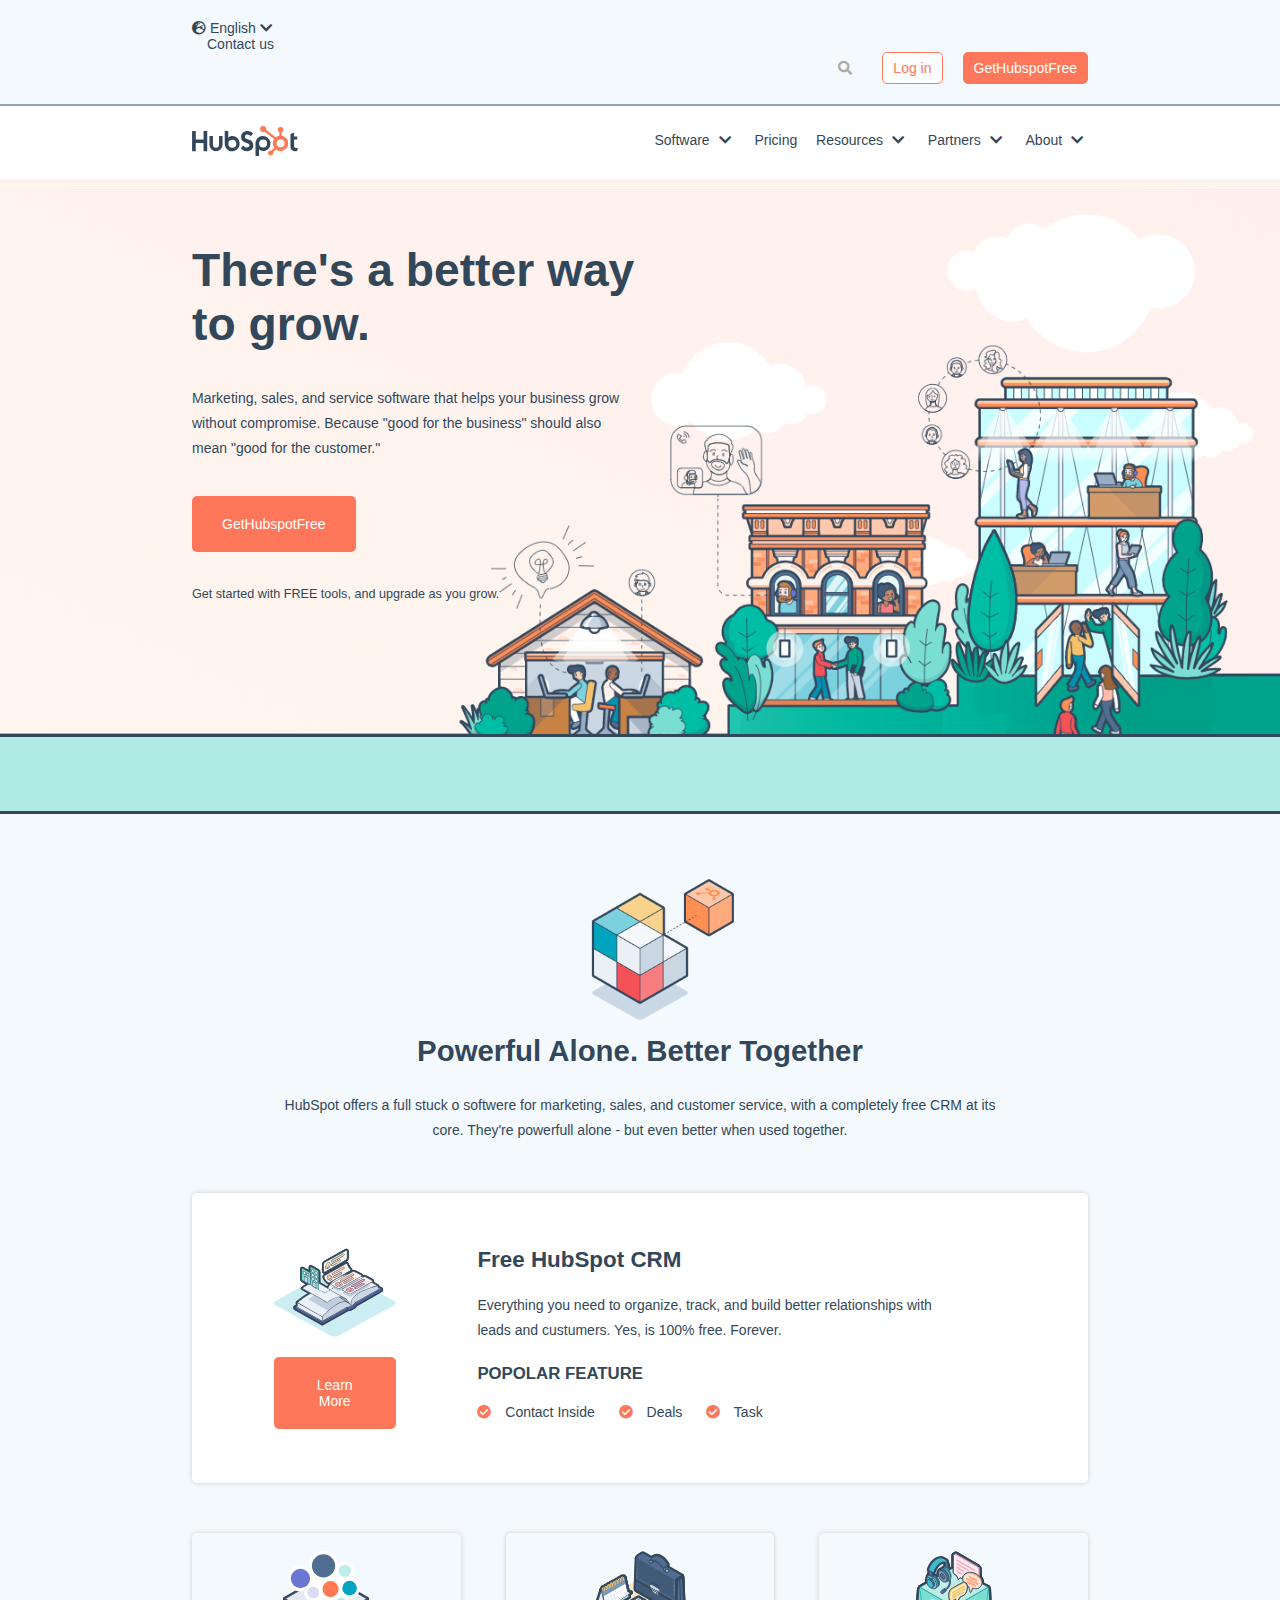
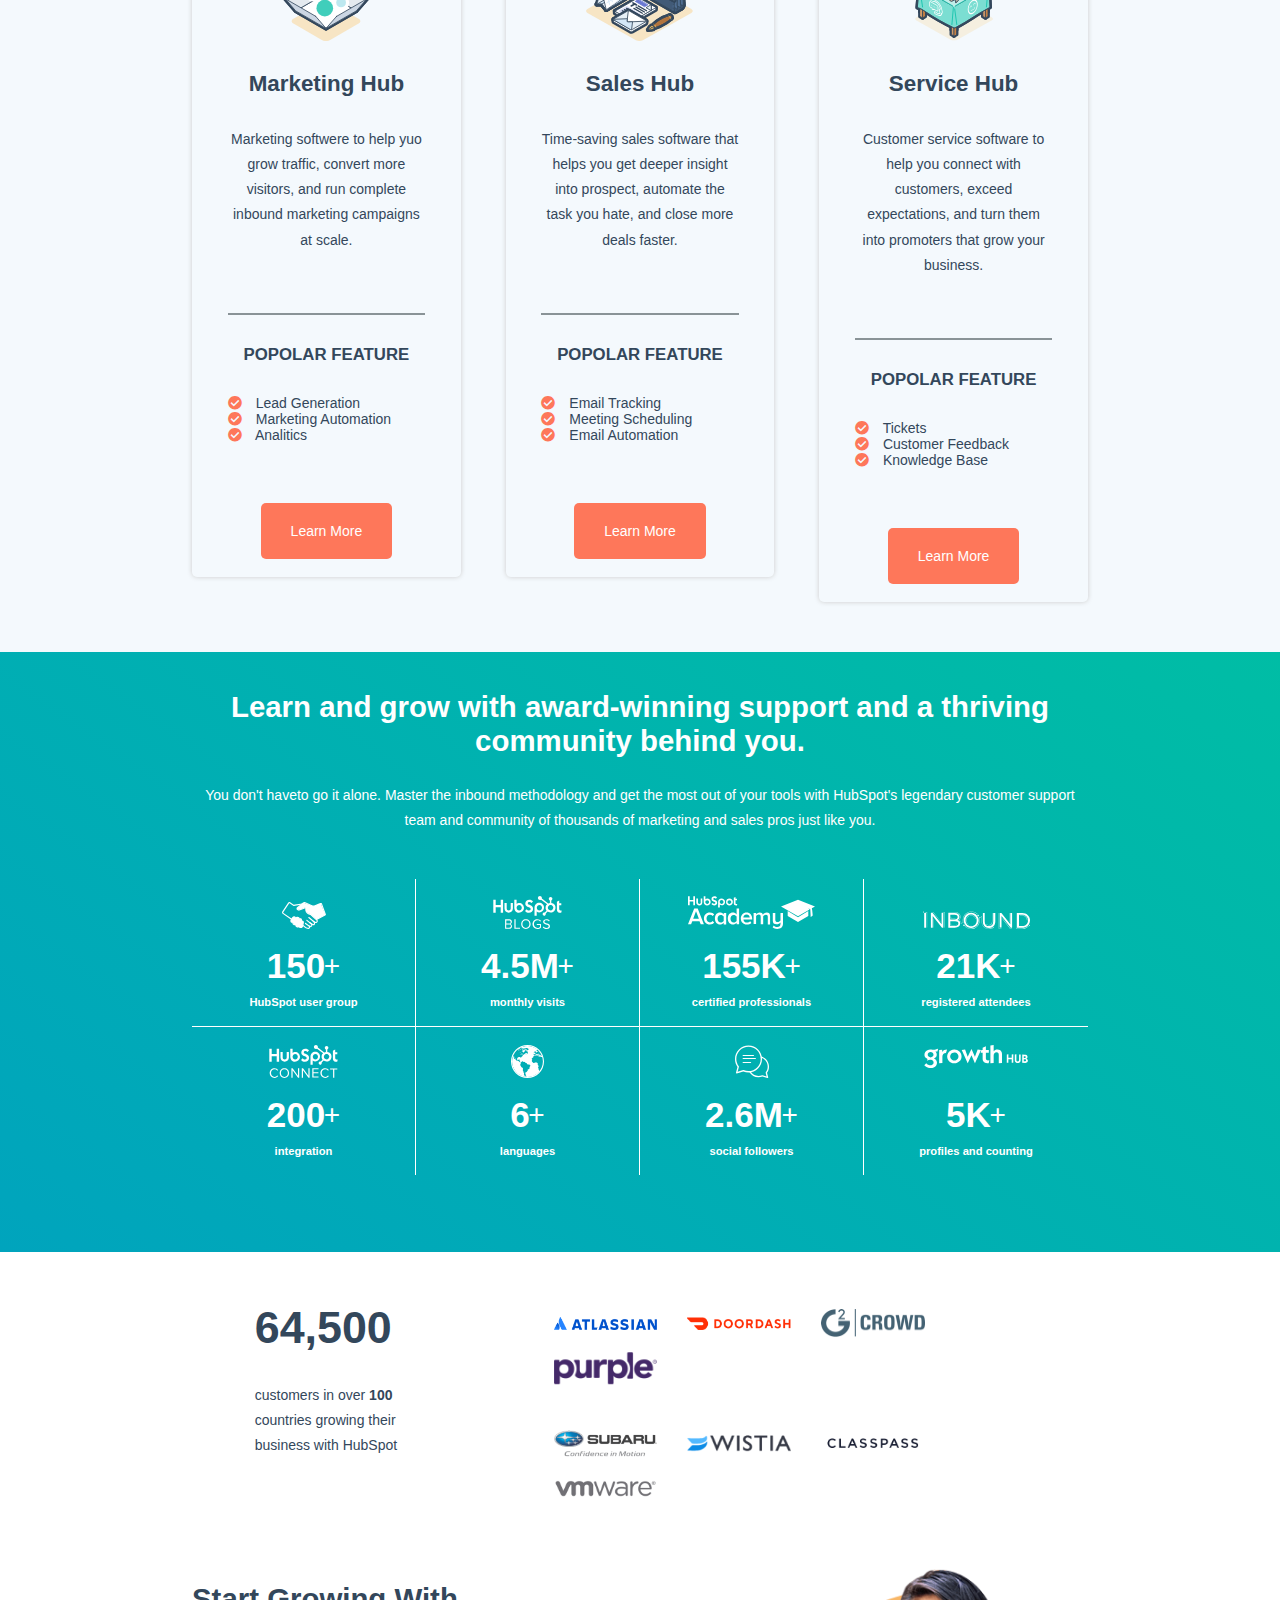
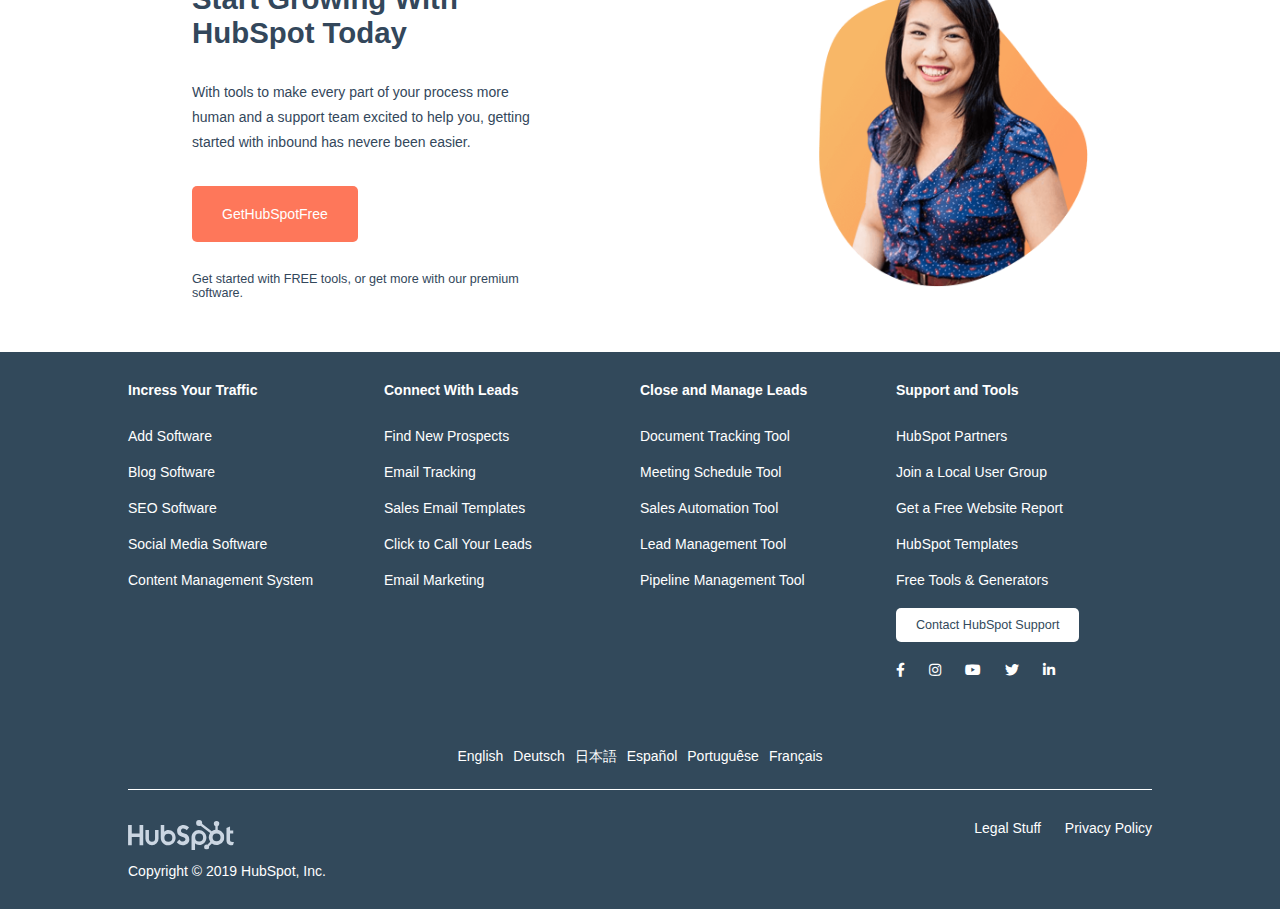
<file: index.html>
<!DOCTYPE html>
<html>
  <head>
    <meta charset="utf-8">
    <title>HubSpot</title>
    <link rel="stylesheet" href="https://cdnjs.cloudflare.com/ajax/libs/font-awesome/5.15.2/css/all.min.css">
    <link rel="shortcut icon" href="https://www.hubspot.com/hubfs/HubSpot_Logos/HubSpot-Inversed-Favicon.png">
    <link rel="stylesheet" href="css/style.css">
  </head>
  <body>
    <header>
      <div class="header-fixed">
      <!-- button panel -->
        <div class="button-header row">
          <div class="header-leng-contact row">
            <div class="header-leng">
              <i class="fas fa-globe-europe"></i>
              English
              <i class="fas fa-chevron-down"></i>
            </div>
            <div class="contact">
              <a href="#">Contact us</a>
            </div>
          </div>
          <div class="button-search row">
            <a href="#" class="page-button">GetHubspotFree</a>
            <a href="#" class="page-button login-button">Log in</a>
            <div class="search-cont">
              <i class="fas fa-search"></i>
            </div>
          </div>
        </div>
        <!-- nav menu -->
        <nav class="row">
          <div class="f-left">
            <a href="#"><img src="img/logo.svg" alt="logo"></a>
          </div>
          <div class="nav-menu">
            <ul>
              <li>
                Software
                <i class="fas fa-chevron-down"></i>
              </li>
              <li>
                <a href="#">Pricing</a>
              </li>
              <li>
                Resources
                <i class="fas fa-chevron-down"></i>
              </li>
              <li>
                Partners
                <i class="fas fa-chevron-down"></i>
              </li>
              <li>
                About <i class="fas fa-chevron-down"></i>
              </li>
            </ul>
          </div>
        </nav>
      </div>
    </header>
    <main>
      <!-- jumbo -->
      <section>
        <div class="jumbo">
          <div class="jumbo-box">
            <div class="jumbo-title">
              <h2>There's a better way to grow.</h2>
            </div>
            <div>
              <p>
                Marketing, sales, and service software that helps your business grow without compromise. Because "good for the business" should also mean "good for the customer."
              </p>
            </div>
            <div>
              <a href="#" class="page-button">GetHubspotFree</a>
            </div>
            <div class="box-end-text">
              Get started with FREE tools, and upgrade as you grow.
            </div>
          </div>
          <div class="jumbo-bottom"></div>
        </div>
      </section>
      <!-- mid-up section -->
      <section class="page-padding">
        <div class="mid-up">
          <div class="mid-up-img-cont"></div>
          <div class="mid-up-title">
            <h3>Powerful Alone. Better Together</h3>
          </div>
          <div class="mid-up-text">
            <p>
              HubSpot offers a full stuck o softwere for marketing, sales, and customer service, with a completely free CRM at its core. They're powerfull alone - but even better when used together.
            </p>
          </div>
        </div>
      </section>
      <!-- crm hub section -->
      <section class="page-padding">
        <!-- crm -->
        <div class="crm-details-cont row">
          <div class="crm-box-1">
            <div class="crm-img-cont"></div>
            <div class="crm-button">
              <a href="#" class="page-button">Learn More</a>
            </div>
          </div>
          <div class="crm-box-2">
            <div class="crm-hub-title">
              <h4>Free HubSpot CRM</h4>
            </div>
            <div class="crm-text">
              <p>
                Everything you need to organize, track, and build better relationships with leads and custumers. Yes, is 100% free. Forever.
              </p>
            </div>
            <div class="hub-subtitle row">
              popolar feature
            </div>
            <div class="crm-list">
              <ul>
                <li>
                  <i class="fas fa-check-circle"></i>
                  Contact Inside
                </li>
                <li>
                  <i class="fas fa-check-circle"></i>
                  Deals
                </li>
                <li>
                  <i class="fas fa-check-circle"></i>
                  Task
                </li>
              </ul>
            </div>
          </div>
        </div>
        <!-- hub -->
        <div class="hub-wrapper row">
          <!-- hub 1 -->
          <div class="hub-cont">
            <div class="hub-img-1"></div>
            <div class="crm-hub-title">
              <h4>Marketing Hub</h4>
            </div>
            <div class="hub-text">
              <p>
                Marketing softwere to help yuo grow traffic, convert more visitors, and run complete inbound marketing campaigns at scale.
              </p>
            </div>
            <div class="hub-subtitle">
              popolar feature
            </div>
            <div class="hub-list">
              <ul>
                <li>
                  <i class="fas fa-check-circle"></i>
                  Lead Generation
                </li>
                <li>
                  <i class="fas fa-check-circle"></i>
                  Marketing Automation
                </li>
                <li>
                  <i class="fas fa-check-circle"></i>
                  Analitics
                </li>
              </ul>
            </div>
            <a href="#" class="page-button">Learn More</a>
          </div>
          <!-- hub 2 -->
          <div class="hub-cont">
            <div class="hub-img-2"></div>
            <div class="crm-hub-title">
              <h4>Sales Hub</h4>
            </div>
            <div class="hub-text">
              <p>
                Time-saving sales software that helps you get deeper insight into prospect, automate the task you hate, and close more deals faster.
              </p>
            </div>
            <div class="hub-subtitle">
              popolar feature
            </div>
            <div class="hub-list">
              <ul>
                <li>
                  <i class="fas fa-check-circle"></i>
                  Email Tracking
                </li>
                <li>
                  <i class="fas fa-check-circle"></i>
                  Meeting Scheduling
                </li>
                <li>
                  <i class="fas fa-check-circle"></i>
                  Email Automation
                </li>
              </ul>
            </div>
            <a href="#" class="page-button">Learn More</a>
          </div>
          <!-- hub 3 -->
          <div class="hub-cont">
            <div class="hub-img-3"></div>
            <div class="crm-hub-title">
              <h4>Service Hub</h4>
            </div>
            <div class="hub-text">
              <p>
              Customer service software to help you connect with customers, exceed expectations, and turn them into promoters that grow your business.
              </p>
            </div>
            <div class="hub-subtitle">
              popolar feature
            </div>
            <div class="hub-list">
              <ul>
                <li>
                  <i class="fas fa-check-circle"></i>
                  Tickets
                </li>
                <li>
                  <i class="fas fa-check-circle"></i>
                  Customer Feedback
                </li>
                <li>
                  <i class="fas fa-check-circle"></i>
                  Knowledge Base
                </li>
              </ul>
            </div>
            <a href="#" class="page-button">Learn More</a>
          </div>
        </div>
      </section>
      <!-- community section -->
      <section class="community">
        <div class="community-cont">
          <h3>
            Learn and grow with award-winning support and a thriving community behind you.
          </h3>
          <div class="community-text">
            <p>
              You don't haveto go it alone. Master the inbound methodology and get the most out of your tools with HubSpot's legendary customer support team and community of thousands of marketing and sales pros just like you.
            </p>
          </div>
          <!-- community-cont-1 -->
          <div class="community-cont-1 row">
            <!-- HubSpot user group -->
            <div class="community-box">
              <div class="community-box-img">
                <img src="img/homepage_community_agency.svg" alt="growth hub logo">
              </div>
              <div class="community-box-value">
                150
              </div>
              <div class="community-box-text">
                HubSpot user group
              </div>
            </div>
            <!-- monthly visits -->
            <div class="community-box">
              <div class="community-box-img">
                <img src="img/homepage_community_blog.svg" alt="community">
              </div>
              <div class="community-box-value">
                4.5M
              </div>
              <div class="community-box-text">
                monthly visits
              </div>
            </div>
            <!-- certified professionals -->
            <div class="community-box">
              <div class="community-box-img">
                <img src="img/homepage_community_academy.svg" alt="growth hub logo">
              </div>
              <div class="community-box-value">
                155K
              </div>
              <div class="community-box-text">
                certified professionals
              </div>
            </div>
            <!-- registered attendees -->
            <div class="community-box">
              <div class="community-box-img">
                <img src="img/homepage_community_inbound.svg" alt="growth hub logo">
              </div>
              <div class="community-box-value">
                21K
              </div>
              <div class="community-box-text">
                registered attendees
              </div>
            </div>
          </div>
          <!-- community-cont-2 -->
          <div class="community-cont-2 row">
            <div class="community-box">
              <div class="community-box-img">
                <img src="img/homepage_community_connect.svg" alt="growth hub logo">
              </div>
              <div class="community-box-value">
                200
              </div>
              <div class="community-box-text">
                integration
              </div>
            </div>
            <div class="community-box">
              <div class="community-box-img">
                <img src="img/homepage_community_globe.svg" alt="growth hub logo">
              </div>
              <div class="community-box-value">
                6
              </div>
              <div class="community-box-text">
                languages
              </div>
            </div>
            <div class="community-box">
              <div class="community-box-img">
                <img src="img/homepage_community_followers.svg" alt="growth hub logo">
              </div>
              <div class="community-box-value">
                2.6M
              </div>
              <div class="community-box-text">
                social followers
              </div>
            </div>
            <div class="community-box">
              <div class="community-box-img">
                <img src="img/growthhub-white-small-1.svg" alt="growth hub logo">
              </div>
              <div class="community-box-value">
                5K
              </div>
              <div class="community-box-text">
                profiles and counting
              </div>
            </div>
          </div>
        </div>
      </section>
      <!-- mid-down section-->
      <section class="mid-down">
        <div class="partner-cont-up row">
          <div class="partner-text-cont">
            <div class="partner-title">
              64,500
            </div>
            <div class="partner-text">
              <p>
                customers in over <strong>100</strong> countries growing their business with HubSpot
              </p>
            </div>
          </div>
          <div class="partner-logo-wrapper">
            <div class="partner-logo-cont-1 row">
              <div class="partner-logo">
                <div class="absolute-center">
                  <img src="img/atlassian.png" alt="">
                </div>
              </div>
              <div class="partner-logo">
                <div class="absolute-center">
                  <img src="img/doordash.png" alt="">
                </div>
              </div>
              <div class="partner-logo">
                <div class="absolute-center">
                  <img src="img/g2crowd-logo@2x.png" alt="">
                </div>
              </div>
              <div class="partner-logo">
                <div class="absolute-center">
                  <img src="img/purple-logo@2x.png" alt="">
                </div>
              </div>
            </div>
            <div class="partner-logo-cont-2 row">
              <div class="partner-logo">
                <div class="absolute-center">
                  <img src="img/subaru.png" alt="">
                </div>
              </div>
              <div class="partner-logo">
                <div class="absolute-center">
                  <img src="img/wistia.png" alt="">
                </div>
              </div>
              <div class="partner-logo">
                <div class="absolute-center">
                  <img src="img/classpass.png" alt="">
                </div>
              </div>
              <div class="partner-logo">
                <div class="absolute-center">
                  <img src="img/vmware.png" alt="">
                </div>
              </div>
            </div>
          </div>
        </div>
        <div class="partner-cont-bottom row">
          <div class="partner-box">
            <h3>Start Growing With HubSpot Today</h3>
            <div>
              <p>With tools to make every part of your process more human and a support team excited to help you, getting started with inbound has nevere been easier.</p>
            </div>
            <div>
              <a href="#" class="page-button">GetHubSpotFree</a>
            </div>
            <div class="box-end-text">
              Get started with FREE tools, or get more with our premium software.
            </div>
          </div>
          <div class="partner-image-cont"></div>
        </div>
      </section>
    </main>
    <!-- footer -->
    <footer>
      <div class="row">
        <div class="footer-item">
          <ul>
            <li><a href="#">Incress Your Traffic</a></li>
            <li><a href="#">Add Software</a></li>
            <li><a href="#">Blog Software</a></li>
            <li><a href="#">SEO Software</a></li>
            <li><a href="#">Social Media Software</a></li>
            <li><a href="#">Content Management System</a></li>
          </ul>
        </div>
        <div class="footer-item">
          <ul>
            <li><a href="#">Connect With Leads</a></li>
            <li><a href="#">Find New Prospects</a></li>
            <li><a href="#">Email Tracking</a></li>
            <li><a href="#">Sales Email Templates</a></li>
            <li><a href="#">Click to Call Your Leads</a></li>
            <li><a href="#">Email Marketing</a></li>
          </ul>
        </div>
        <div class="footer-item">
          <ul>
            <li><a href="#">Close and Manage Leads</a></li>
            <li><a href="#">Document Tracking Tool</a></li>
            <li><a href="#">Meeting Schedule Tool</a></li>
            <li><a href="#">Sales Automation Tool</a></li>
            <li><a href="#">Lead Management Tool</a></li>
            <li><a href="#">Pipeline Management Tool</a></li>
          </ul>
        </div>
        <div class="footer-item">
          <ul>
            <li><a href="#">Support and Tools</a></li>
            <li><a href="#">HubSpot Partners</a></li>
            <li><a href="#">Join a Local User Group</a></li>
            <li><a href="#">Get a Free Website Report</a></li>
            <li><a href="#">HubSpot Templates</a></li>
            <li><a href="#">Free Tools & Generators</a></li>
            <li><a href="#" class="footer-button">Contact HubSpot Support</a></li>
            <li>
              <a href="https://it-it.facebook.com/hubspot/" target="_blank"><i class="fab fa-facebook-f"></i></a>
              <a href="https://www.instagram.com/hubspot/" target="_blank"><i class="fab fa-instagram"></i></a>
              <a href="https://www.youtube.com/user/HubSpot" target="_blank"><i class="fab fa-youtube"></i></a>
              <a href="https://twitter.com/hubspot" target="_blank"><i class="fab fa-twitter"></i></a>
              <a href="https://it.linkedin.com/company/hubspot" target="_blank"><i class="fab fa-linkedin-in"></i></a>
            </li>
          </ul>
        </div>
      </div>
      <div class="footer-leng">
        <div class="leng-text-cont row">
          <div class="leng-cont">
            English
          </div>
          <div class="leng-cont">
            Deutsch
          </div>
          <div class="leng-cont">
            日本語
          </div>
          <div class="leng-cont">
            Español
          </div>
          <div class="leng-cont">
            Portuguêse
          </div>
          <div class="leng-cont">
            Franҫais
          </div>
        </div>
      </div>
      <div class="footer-bottom row">
        <div class="f-left">
          <div class="footer-logo-cont">
            <a href="#"><img src="img/logo_gray.svg" alt="logo alt"></a>
          </div>
          <div class="copy-text">
            Copyright &copy 2019 HubSpot, Inc.
          </div>
        </div>
        <div class="policy f-right">
          <a href="#">Legal Stuff</a>
          <a href="#">Privacy Policy</a>
        </div>
      </div>
    </footer>
  </body>
</html>
</file>
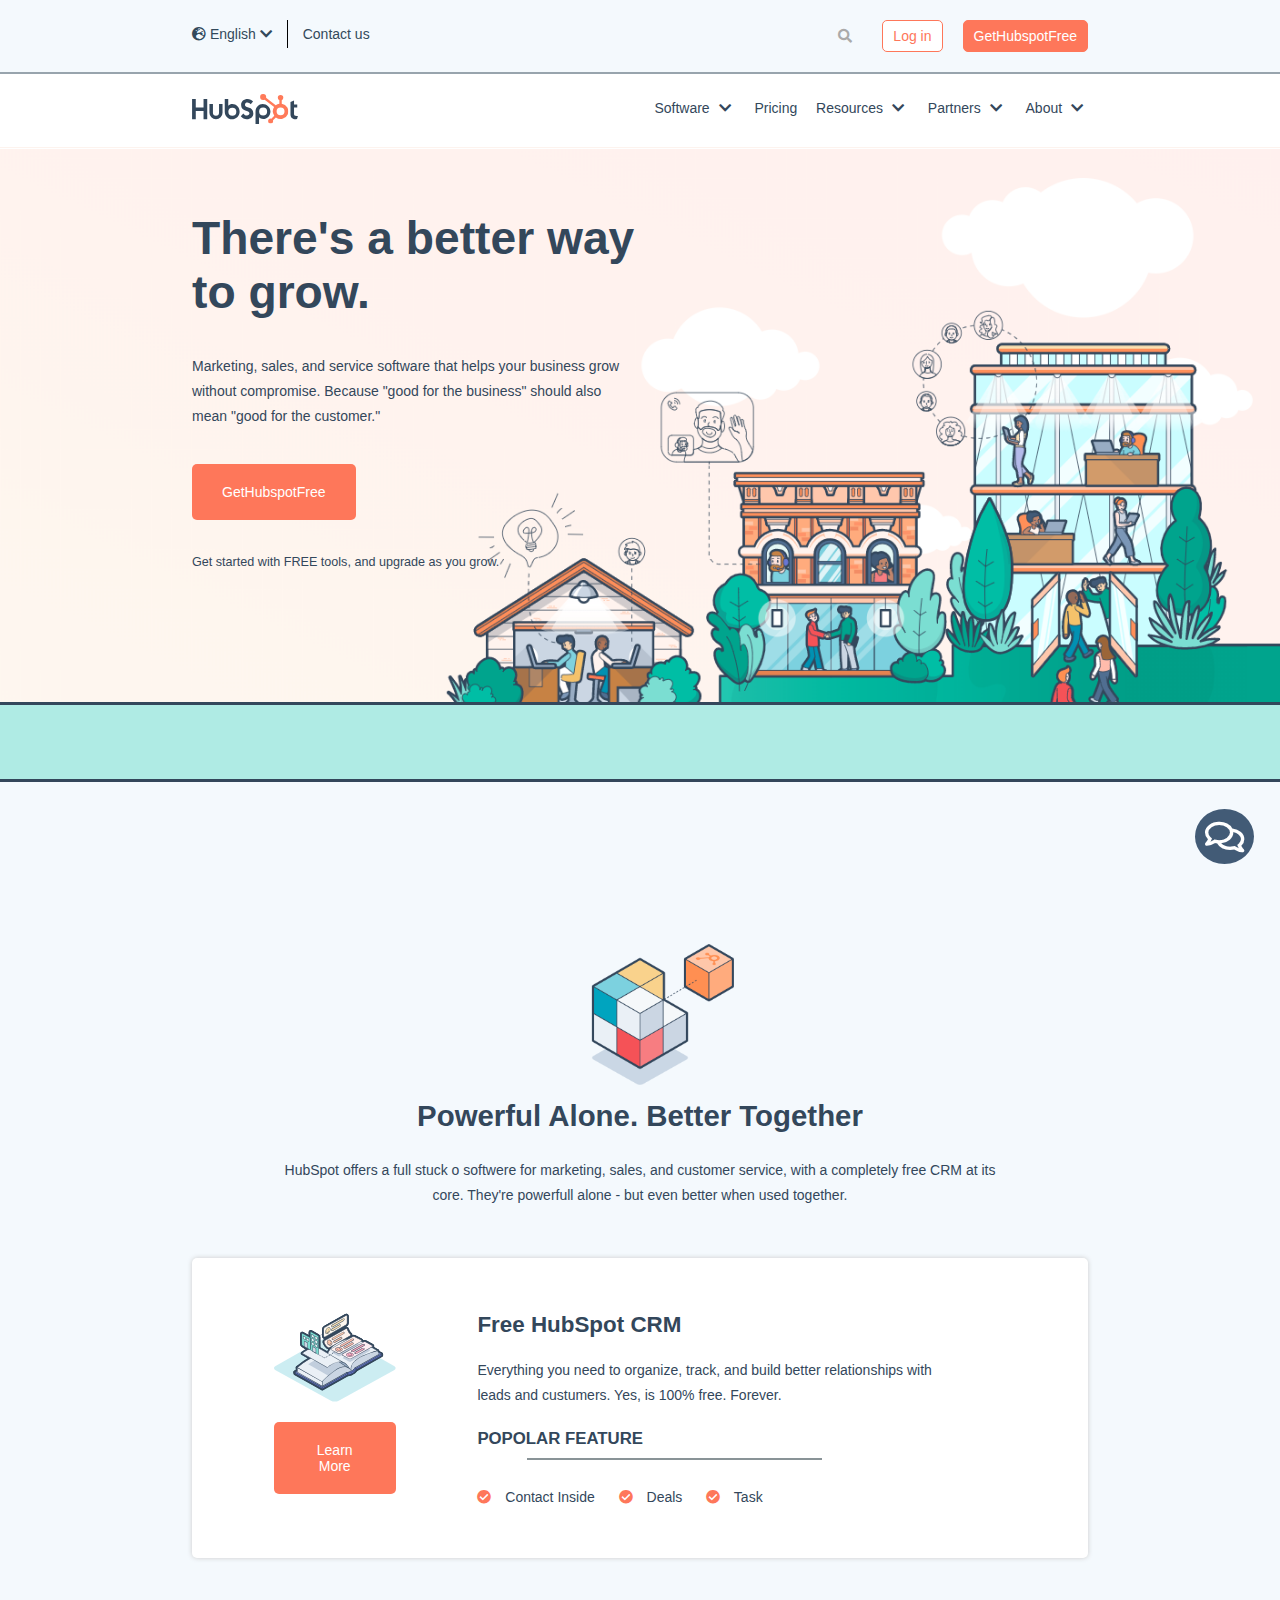
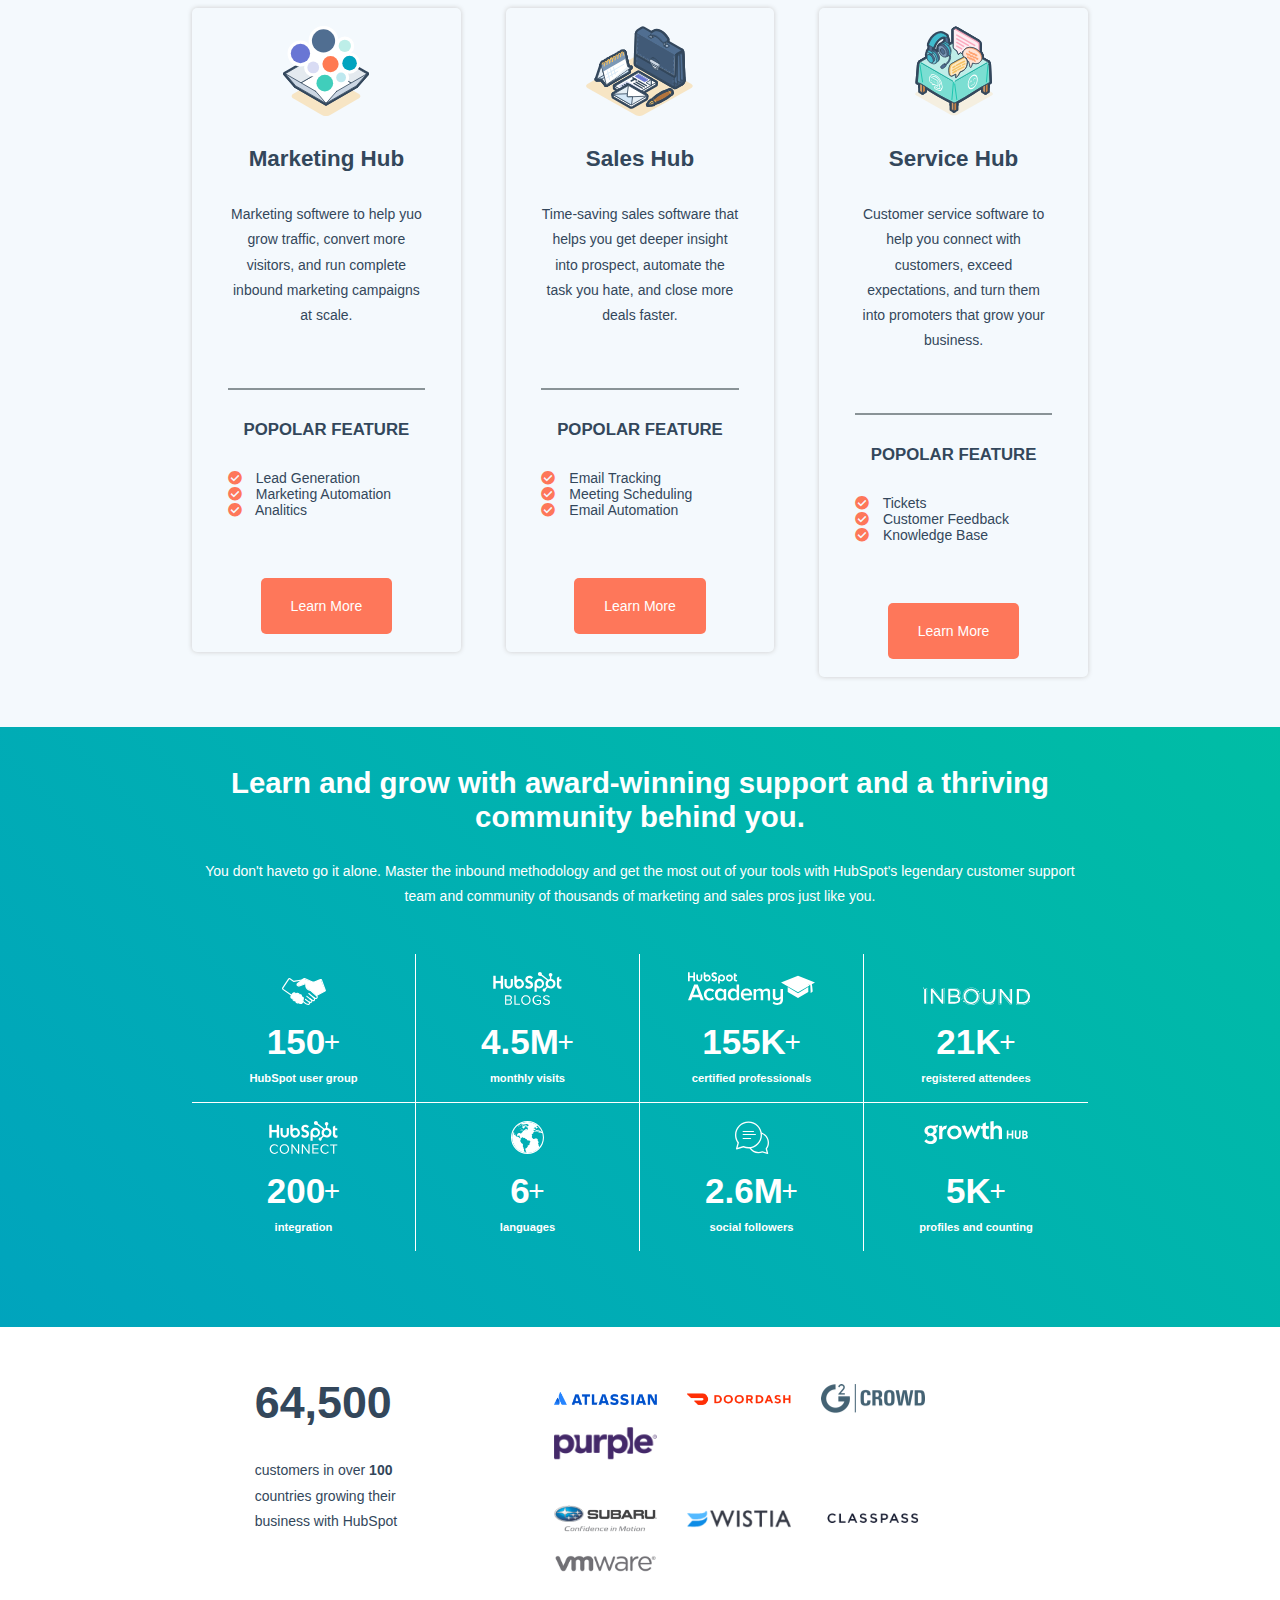
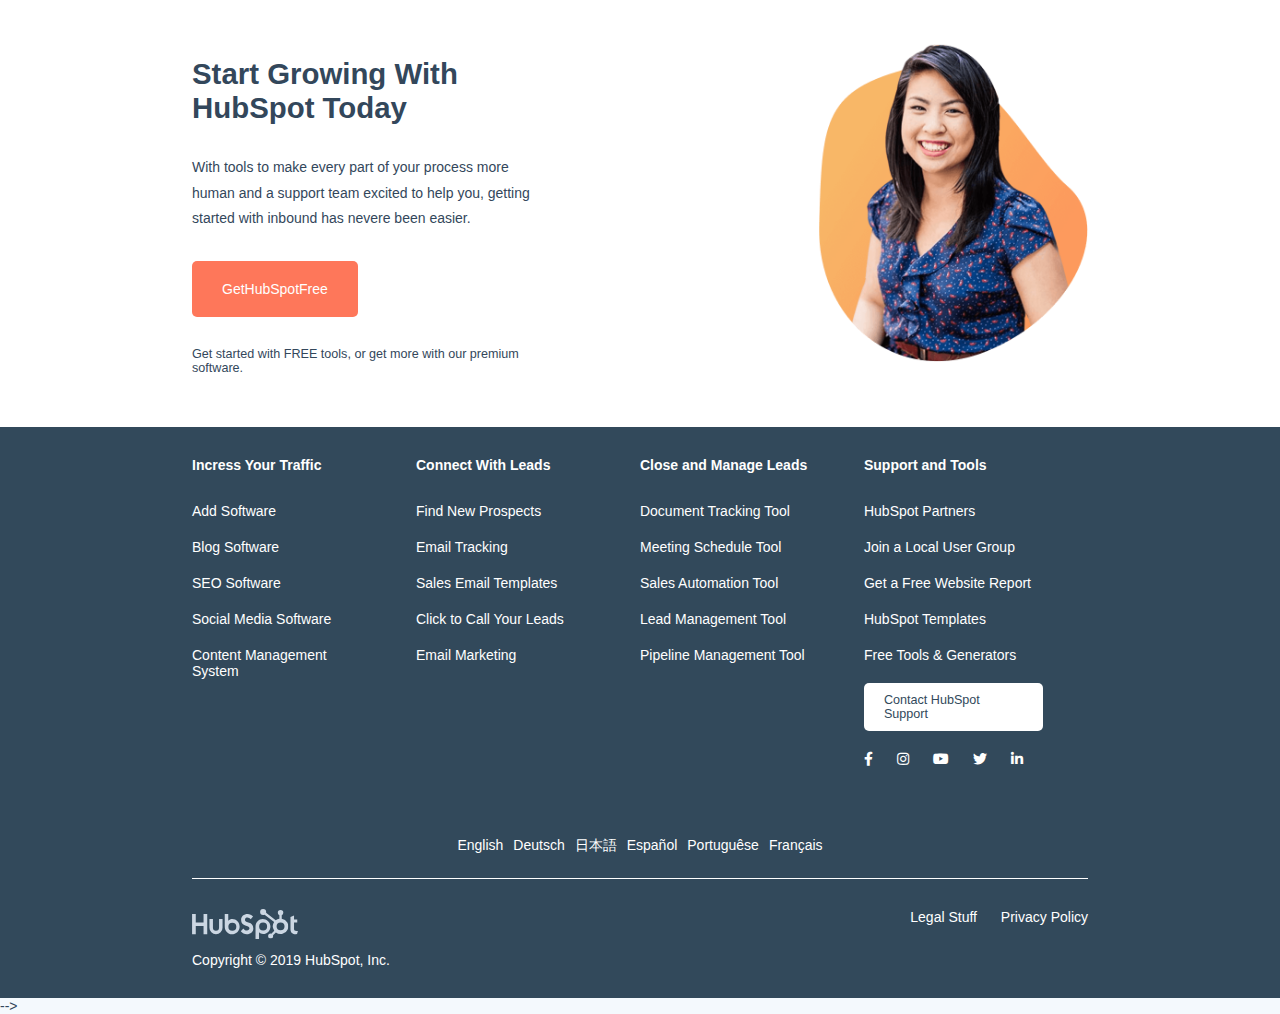
<file: bonus/index.html>
<!DOCTYPE html>
<html>
  <head>
    <meta charset="utf-8">
    <title>HubSpot</title>
    <link rel="stylesheet" href="https://cdnjs.cloudflare.com/ajax/libs/font-awesome/5.15.2/css/all.min.css">
    <link rel="shortcut icon" href="https://www.hubspot.com/hubfs/HubSpot_Logos/HubSpot-Inversed-Favicon.png">
    <link rel="stylesheet" href="css/style.css">
    <link rel="stylesheet" href="css/bonus.css">
  </head>
  <body>
    <header>
      <div class="header-fixed">
      <!-- button panel -->
        <div class="button-header row">
          <div class="header-leng-contact row">
            <div class="header-leng">
              <i class="fas fa-globe-europe"></i>
              English
              <i class="fas fa-chevron-down"></i>
            </div>
            <div class="contact">
              <a href="#">Contact us</a>
            </div>
          </div>
          <div class="button-search row">
            <a href="#" class="page-button">GetHubspotFree</a>
            <a href="#" class="page-button login-button">Log in</a>
            <div class="search-cont">
              <i class="fas fa-search"></i>
            </div>
          </div>
        </div>
        <!-- nav menu -->
        <nav class="row">
          <div class="f-left">
            <a href="#"><img src="img/logo.svg" alt="logo"></a>
          </div>
          <div class="nav-menu">
            <ul>
              <li>
                Software
                <i class="fas fa-chevron-down"></i>
                <!-- bonus -->
                <div class="software-dropdown row">
                  <div class="dropdown-box-cont-1">
                    <div class="dropdown-box">
                      <div class="dropdown-title">
                        <h4>The Full CRM Platform</h4>
                      </div>
                      <div class="dropdown-text">
                        <a href="#">Overwiew of all products &#8594;</a>
                      </div>
                    </div>
                    <div class="dropdown-box">
                      <div class="dropdown-title">
                        <h4>Free CRM</h4>
                      </div>
                      <div class="dropdown-text">
                        <a href="#">Overwiew of HubSpot's free tool &#8594;</a>
                      </div>
                    </div>
                  </div>
                  <div class="dropdown-box-cont-2">
                    <div class="dropdown-row row">
                      <div class="dropdown-box">
                        <div class="dropdown-title">
                          <h4>
                            Marketing Hub
                            <i class="fas fa-bolt"></i>
                          </h4>
                        </div>
                        <div class="dropdown-text">
                          <p>
                            Marketing automation software. <a href="#">Free and premium plan &#8594;</a>
                          </p>
                        </div>
                      </div>
                      <div class="dropdown-box">
                        <div class="dropdown-title">
                          <h4>
                            Sales Hub
                            <i class="fas fa-star"></i>
                          </h4>
                        </div>
                        <div class="dropdown-text">
                          <p>
                            Sales CRM software.
                            <a href="#">Free and premium plan &#8594;</a>
                          </p>
                        </div>
                      </div>
                    </div>
                    <div class="dropdown-row row">
                      <div class="dropdown-box">
                        <div class="dropdown-title">
                          <h4>
                            Service Hub
                            <i class="fas fa-heart"></i>
                          </h4>
                        </div>
                        <div class="dropdown-text">
                          <p>
                            Customer service software.
                            <a href="#">Free and premium plan &#8594;</a>
                          </p>
                        </div>
                      </div>
                      <div class="dropdown-box">
                        <div class="dropdown-title">
                          <div class="dropdown-title-inline">
                            <h4>
                              CMS Hub
                              <i class="fas fa-book-open"></i>
                            </h4>
                          </div>
                          <span class="new">NEW</span>
                        </div>
                        <div class="dropdown-text">
                          <p>
                            Content management system software.
                            <a href="#">Premium plan &#8594;</a>
                          </p>
                        </div>
                      </div>
                    </div>
                  </div>
                </div>
              <!-- /bonus -->
              </li>
              <li>
                <a href="#">Pricing</a>
              </li>
              <li>
                Resources
                <i class="fas fa-chevron-down"></i>
              </li>
              <li>
                Partners
                <i class="fas fa-chevron-down"></i>
              </li>
              <li>
                About <i class="fas fa-chevron-down"></i>
              </li>
            </ul>
          </div>
        </nav>
      </div>
    </header>
    <main>
      <!-- jumbo -->
      <section>
        <div class="jumbo">
          <div class="jumbo-box">
            <div class="jumbo-title">
              <h2>There's a better way to grow.</h2>
            </div>
            <div>
              <p>
                Marketing, sales, and service software that helps your business grow without compromise. Because "good for the business" should also mean "good for the customer."
              </p>
            </div>
            <div>
              <a href="#" class="page-button">GetHubspotFree</a>
            </div>
            <div class="box-end-text">
              Get started with FREE tools, and upgrade as you grow.
            </div>
          </div>
          <div class="jumbo-bottom"></div>
        </div>
      </section>
      <!-- mid-up section -->
      <section class="page-padding">
        <div class="mid-up">
          <div class="mid-up-img-cont"></div>
          <div class="mid-up-title">
            <h3>Powerful Alone. Better Together</h3>
          </div>
          <div class="mid-up-text">
            <p>
              HubSpot offers a full stuck o softwere for marketing, sales, and customer service, with a completely free CRM at its core. They're powerfull alone - but even better when used together.
            </p>
          </div>
        </div>
      </section>
      <!-- crm hub section -->
      <section class="page-padding">
        <!-- crm -->
        <div class="crm-details-cont row">
          <div class="crm-box-1">
            <div class="crm-img-cont"></div>
            <div class="crm-button">
              <a href="#" class="page-button">Learn More</a>
            </div>
          </div>
          <div class="crm-box-2">
            <div class="crm-hub-title">
              <h4>Free HubSpot CRM</h4>
            </div>
            <div class="crm-text">
              <p>
                Everything you need to organize, track, and build better relationships with leads and custumers. Yes, is 100% free. Forever.
              </p>
            </div>
            <div class="hub-subtitle row">
              popolar feature
            </div>
            <div class="crm-list">
              <ul>
                <li>
                  <i class="fas fa-check-circle"></i>
                  Contact Inside
                </li>
                <li>
                  <i class="fas fa-check-circle"></i>
                  Deals
                </li>
                <li>
                  <i class="fas fa-check-circle"></i>
                  Task
                </li>
              </ul>
            </div>
          </div>
        </div>
        <!-- hub -->
        <div class="hub-wrapper row">
          <!-- hub 1 -->
          <div class="hub-cont">
            <div class="hub-img-1"></div>
            <div class="crm-hub-title">
              <h4>Marketing Hub</h4>
            </div>
            <div class="hub-text">
              <p>
                Marketing softwere to help yuo grow traffic, convert more visitors, and run complete inbound marketing campaigns at scale.
              </p>
            </div>
            <div class="hub-subtitle">
              popolar feature
            </div>
            <div class="hub-list">
              <ul>
                <li>
                  <i class="fas fa-check-circle"></i>
                  Lead Generation
                </li>
                <li>
                  <i class="fas fa-check-circle"></i>
                  Marketing Automation
                </li>
                <li>
                  <i class="fas fa-check-circle"></i>
                  Analitics
                </li>
              </ul>
            </div>
            <a href="#" class="page-button">Learn More</a>
          </div>
          <!-- hub 2 -->
          <div class="hub-cont">
            <div class="hub-img-2"></div>
            <div class="crm-hub-title">
              <h4>Sales Hub</h4>
            </div>
            <div class="hub-text">
              <p>
                Time-saving sales software that helps you get deeper insight into prospect, automate the task you hate, and close more deals faster.
              </p>
            </div>
            <div class="hub-subtitle">
              popolar feature
            </div>
            <div class="hub-list">
              <ul>
                <li>
                  <i class="fas fa-check-circle"></i>
                  Email Tracking
                </li>
                <li>
                  <i class="fas fa-check-circle"></i>
                  Meeting Scheduling
                </li>
                <li>
                  <i class="fas fa-check-circle"></i>
                  Email Automation
                </li>
              </ul>
            </div>
            <a href="#" class="page-button">Learn More</a>
          </div>
          <!-- hub 3 -->
          <div class="hub-cont">
            <div class="hub-img-3"></div>
            <div class="crm-hub-title">
              <h4>Service Hub</h4>
            </div>
            <div class="hub-text">
              <p>
              Customer service software to help you connect with customers, exceed expectations, and turn them into promoters that grow your business.
              </p>
            </div>
            <div class="hub-subtitle">
              popolar feature
            </div>
            <div class="hub-list">
              <ul>
                <li>
                  <i class="fas fa-check-circle"></i>
                  Tickets
                </li>
                <li>
                  <i class="fas fa-check-circle"></i>
                  Customer Feedback
                </li>
                <li>
                  <i class="fas fa-check-circle"></i>
                  Knowledge Base
                </li>
              </ul>
            </div>
            <a href="#" class="page-button">Learn More</a>
          </div>
        </div>
      </section>
      <!-- community section -->
      <section class="community">
        <div class="community-cont">
          <h3>
            Learn and grow with award-winning support and a thriving community behind you.
          </h3>
          <div class="community-text">
            <p>
              You don't haveto go it alone. Master the inbound methodology and get the most out of your tools with HubSpot's legendary customer support team and community of thousands of marketing and sales pros just like you.
            </p>
          </div>
          <!-- community-cont-1 -->
          <div class="community-cont-1 row">
            <!-- HubSpot user group -->
            <div class="community-box">
              <div class="community-box-img">
                <img src="img/homepage_community_agency.svg" alt="growth hub logo">
              </div>
              <div class="community-box-value">
                150
              </div>
              <div class="community-box-text">
                HubSpot user group
              </div>
            </div>
            <!-- monthly visits -->
            <div class="community-box">
              <div class="community-box-img">
                <img src="img/homepage_community_blog.svg" alt="community">
              </div>
              <div class="community-box-value">
                4.5M
              </div>
              <div class="community-box-text">
                monthly visits
              </div>
            </div>
            <!-- certified professionals -->
            <div class="community-box">
              <div class="community-box-img">
                <img src="img/homepage_community_academy.svg" alt="growth hub logo">
              </div>
              <div class="community-box-value">
                155K
              </div>
              <div class="community-box-text">
                certified professionals
              </div>
            </div>
            <!-- registered attendees -->
            <div class="community-box">
              <div class="community-box-img">
                <img src="img/homepage_community_inbound.svg" alt="growth hub logo">
              </div>
              <div class="community-box-value">
                21K
              </div>
              <div class="community-box-text">
                registered attendees
              </div>
            </div>
          </div>
          <!-- community-cont-2 -->
          <div class="community-cont-2 row">
            <div class="community-box">
              <div class="community-box-img">
                <img src="img/homepage_community_connect.svg" alt="growth hub logo">
              </div>
              <div class="community-box-value">
                200
              </div>
              <div class="community-box-text">
                integration
              </div>
            </div>
            <div class="community-box">
              <div class="community-box-img">
                <img src="img/homepage_community_globe.svg" alt="growth hub logo">
              </div>
              <div class="community-box-value">
                6
              </div>
              <div class="community-box-text">
                languages
              </div>
            </div>
            <div class="community-box">
              <div class="community-box-img">
                <img src="img/homepage_community_followers.svg" alt="growth hub logo">
              </div>
              <div class="community-box-value">
                2.6M
              </div>
              <div class="community-box-text">
                social followers
              </div>
            </div>
            <div class="community-box">
              <div class="community-box-img">
                <img src="img/growthhub-white-small-1.svg" alt="growth hub logo">
              </div>
              <div class="community-box-value">
                5K
              </div>
              <div class="community-box-text">
                profiles and counting
              </div>
            </div>
          </div>
        </div>
      </section>
      <!-- mid-down section-->
      <section class="mid-down">
        <div class="partner-cont-up row">
          <div class="partner-text-cont">
            <div class="partner-title">
              64,500
            </div>
            <div class="partner-text">
              <p>
                customers in over <strong>100</strong> countries growing their business with HubSpot
              </p>
            </div>
          </div>
          <div class="partner-logo-wrapper">
            <div class="partner-logo-cont-1 row">
              <div class="partner-logo">
                <div class="absolute-center">
                  <img src="img/atlassian.png" alt="">
                </div>
              </div>
              <div class="partner-logo">
                <div class="absolute-center">
                  <img src="img/doordash.png" alt="">
                </div>
              </div>
              <div class="partner-logo">
                <div class="absolute-center">
                  <img src="img/g2crowd-logo@2x.png" alt="">
                </div>
              </div>
              <div class="partner-logo">
                <div class="absolute-center">
                  <img src="img/purple-logo@2x.png" alt="">
                </div>
              </div>
            </div>
            <div class="partner-logo-cont-2 row">
              <div class="partner-logo">
                <div class="absolute-center">
                  <img src="img/subaru.png" alt="">
                </div>
              </div>
              <div class="partner-logo">
                <div class="absolute-center">
                  <img src="img/wistia.png" alt="">
                </div>
              </div>
              <div class="partner-logo">
                <div class="absolute-center">
                  <img src="img/classpass.png" alt="">
                </div>
              </div>
              <div class="partner-logo">
                <div class="absolute-center">
                  <img src="img/vmware.png" alt="">
                </div>
              </div>
            </div>
          </div>
        </div>
        <div class="partner-cont-bottom row">
          <div class="partner-box">
            <h3>Start Growing With HubSpot Today</h3>
            <div>
              <p>With tools to make every part of your process more human and a support team excited to help you, getting started with inbound has nevere been easier.</p>
            </div>
            <div>
              <a href="#" class="page-button">GetHubSpotFree</a>
            </div>
            <div class="box-end-text">
              Get started with FREE tools, or get more with our premium software.
            </div>
          </div>
          <div class="partner-image-cont"></div>
        </div>
      </section>
    </main>
    <!-- footer -->
    <footer>
      <div class="row">
        <div class="footer-item">
          <ul>
            <li><a href="#">Incress Your Traffic</a></li>
            <li><a href="#">Add Software</a></li>
            <li><a href="#">Blog Software</a></li>
            <li><a href="#">SEO Software</a></li>
            <li><a href="#">Social Media Software</a></li>
            <li><a href="#">Content Management System</a></li>
          </ul>
        </div>
        <div class="footer-item">
          <ul>
            <li><a href="#">Connect With Leads</a></li>
            <li><a href="#">Find New Prospects</a></li>
            <li><a href="#">Email Tracking</a></li>
            <li><a href="#">Sales Email Templates</a></li>
            <li><a href="#">Click to Call Your Leads</a></li>
            <li><a href="#">Email Marketing</a></li>
          </ul>
        </div>
        <div class="footer-item">
          <ul>
            <li><a href="#">Close and Manage Leads</a></li>
            <li><a href="#">Document Tracking Tool</a></li>
            <li><a href="#">Meeting Schedule Tool</a></li>
            <li><a href="#">Sales Automation Tool</a></li>
            <li><a href="#">Lead Management Tool</a></li>
            <li><a href="#">Pipeline Management Tool</a></li>
          </ul>
        </div>
        <div class="footer-item">
          <ul>
            <li><a href="#">Support and Tools</a></li>
            <li><a href="#">HubSpot Partners</a></li>
            <li><a href="#">Join a Local User Group</a></li>
            <li><a href="#">Get a Free Website Report</a></li>
            <li><a href="#">HubSpot Templates</a></li>
            <li><a href="#">Free Tools & Generators</a></li>
            <li><a href="#" class="footer-button">Contact HubSpot Support</a></li>
            <li>
              <a href="https://it-it.facebook.com/hubspot/" target="_blank"><i class="fab fa-facebook-f"></i></a>
              <a href="https://www.instagram.com/hubspot/" target="_blank"><i class="fab fa-instagram"></i></a>
              <a href="https://www.youtube.com/user/HubSpot" target="_blank"><i class="fab fa-youtube"></i></a>
              <a href="https://twitter.com/hubspot" target="_blank"><i class="fab fa-twitter"></i></a>
              <a href="https://it.linkedin.com/company/hubspot" target="_blank"><i class="fab fa-linkedin-in"></i></a>
            </li>
          </ul>
        </div>
      </div>
      <div class="footer-leng">
        <div class="leng-text-cont row">
          <div class="leng-cont">
            English
          </div>
          <div class="leng-cont">
            Deutsch
          </div>
          <div class="leng-cont">
            日本語
          </div>
          <div class="leng-cont">
            Español
          </div>
          <div class="leng-cont">
            Portuguêse
          </div>
          <div class="leng-cont">
            Franҫais
          </div>
        </div>
      </div>
      <div class="footer-bottom row">
        <div class="f-left">
          <div class="footer-logo-cont">
            <a href="#"><img src="img/logo_gray.svg" alt="logo alt"></a>
          </div>
          <div class="copy-text">
            Copyright &copy 2019 HubSpot, Inc.
          </div>
        </div>
        <div class="policy f-right">
          <a href="#">Legal Stuff</a>
          <a href="#">Privacy Policy</a>
        </div>
      </div>
    </footer>
    <!-- bonus -->
    <div class="help-button">
      <i class="far fa-comments"></i>
    </div> -->
  </body>
</html>
</file>
<file: css/style.css>
/*page rule*/
* {
  margin: 0;
  padding: 0;
  box-sizing: border-box;
}

body {
  background: #f4f9fd;
  color: #33475b;
  font-family: sans-serif;
  font-size: 14px;
}

a {
  text-decoration: none;
}

p {
  line-height: 1.8;
}

h3 {
  font-size: 2.1em;
}

.row::after {
  content: "";
  display: table;
  clear: both;
}

.page-padding {
  padding: 0 15%;
}

.page-button {
  display: inline-block;
  color: #fff;
  background: #fe775a;
  padding: 20px 30px;
  text-decoration: none;
  border: none;
  border-radius: 5px;
}

.page-button:hover {
  background-color: #ffbcac;
}

.box-end-text {
  font-size: 0.9em;
}

.f-left {
  float: left;
}

.f-right {
  float: right;
}

/*button panel*/
.button-header {
  width: 100%;
  border-bottom: 2px solid #98a4ad;
  padding: 20px 15%;
}

.leng-contact {
  width: 30%;
  line-height: 200%;
  float: left;
}

.leng {
  color: #32495b;
  float: left;
  border-right: 1px solid #000;
  cursor: pointer;
}

.leng i:last-child {
  margin: 0 15px 0 0;
}

.contact {
  float: left;
  margin: 0 0 0 15px;
}

.contact a {
  color: #32495b;
}

.button-search .page-button {
  float: right;
  padding: 7px 10px;
  border: 1px solid #fe775a;
}

.button-search .page-button:hover {
  border: 1px solid #ffbcac;
}

.login-button {
  color: #fe775a;
  background: #fff;
  margin: 0 20px;
}

.page-button.login-button:hover {
  background: #32495b;
  color: #fff;
  border: 1px solid #32495b;
}

.search-cont {
  padding: 7px 10px;
  float: right;
  cursor: pointer;
}

.search-cont .fa-search {
  color: #aaa;
  vertical-align: middle;
}

.search-cont:hover .fa-search {
  color: #32495b;
}

/* nav menu */
nav {
  width: 100%;
  padding: 20px 15%;
  background: #fff;
}

.nav-menu {
  float: right;
  line-height: 200%;
}

.nav-menu ul li {
  margin: 0 15px 0 0;
  list-style-type: none;
  display: inline-block;
  cursor: pointer;
}

.nav-menu ul li:last-child {
  margin: 0;
}

.nav-menu ul li i {
  margin: 0 5px;
}

.nav-menu a {
  color: #32495b;
}

/* jumbo */
.jumbo {
  width: 100%;
  background: #fdf3ee;
  background-image: url(../img/jumbotron.png);
  background-repeat: no-repeat;
  background-size: contain;
  position: relative;
  background-position: 100%;
  height: 635px;
}

.jumbo-box {
  width: 35%;
  position: absolute;
  top: 10%;
  left: 15%;
}

.jumbo-box div {
  margin: 35px 0 0 0;
}

.jumbo-box div:first-child {
  margin: 0;
}

.jumbo-title {
  font-size: 2.2em;
}

.jumbo-bottom {
  width: 100%;
  height: 80px;
  background: #afebe4;
  border-top: 3px solid #33475b;
  border-bottom: 3px solid #33475b;
  position: absolute;
  bottom: 0;
  left: 0;
}

/* mid-up-section */
.mid-up {
  width: 100%;
  margin: 50px 0 0 0;
}

.mid-up-img-cont {
  width: 30%;
  height: 170px;
  margin: 0 auto;
  background-image: url(../img/cube.png);
  background-repeat: no-repeat;
  background-size: 70%;
  background-position: center;
}

.mid-up-title {
  text-align: center;
}

.mid-up-text {
  width: 80%;
  margin: 25px auto 0 auto;
  text-align: center;
}

/*crm and hub section*/
/* crm */
.crm-details-cont {
  width: 100%;
  margin: 50px 0 0 0;
  padding: 6% 9% 6% 0;
  background: #fff;
  border-radius: 5px;
  box-shadow: 0 0 5px #ccc;
}

.crm-box-1 {
  width: 35%;
  padding: 0 10%;
  float: left;
}

.crm-img-cont {
  width: 100%;
  height: 90px;
  background-image: url(../img/book.svg);
  background-repeat: no-repeat;
  background-size: contain;
  background-position: center;
}

.crm-button {
text-align: center;
margin: 20px auto 0 auto;
}

.crm-box-2 {
  width: 60%;
  float: left;
}

.crm-title {
  font-size: 1.6em;
  font-weight: bold;
}

.crm-text {
  margin: 20px 0 0 0;
}

.hub-subtitle {
  text-transform: uppercase;
  font-size: 1.2em;
  font-weight: bold;
  margin: 20px 0 0 0;
}

.bar {
  width: 60%;
  padding: 0.7px;
  margin: 0 0 0 50px;
  display: inline-block;
  vertical-align: middle;
  background: #899397;
}

.crm-hub-title {
  font-size: 1.6em;
  font-weight: bold;
}

.crm-list {
  margin: 20px 0 0 0;
}

.crm-list ul li {
  display: inline;
  margin: 0 20px 0 0;
}

.crm-list ul li i {
  color: #fe775a;
  margin: 0 10px 0 0;
}

/* hub */
.hub-wrapper {
  width: 100%;
  margin: 30px 0 0 0;
}

.hub-cont {
  width: 30%;
  margin: 20px 0 0 0;
  padding: 2% 4%;
  box-shadow: 0 0 5px #ccc;
  border-radius: 5px;
  text-align: center;
  float: left;
}

.hub-wrapper .hub-cont:nth-child(2) {
  margin: 20px 5% 0 5%;
}

.hub-cont div {
  margin: 30px 0 0 0;
}

.hub-cont div:first-child {
  margin: 0;
}

.hub-cont a {
  margin: 60px 0 0 0;
}

.hub-img-1 {
  width: 100%;
  height: 90px;
  background-image: url(../img/marketing.svg);
  background-repeat: no-repeat;
  background-size: contain;
  background-position: center;
}

.hub-img-2 {
  width: 100%;
  height: 90px;
  background-image: url(../img/sales.svg);
  background-repeat: no-repeat;
  background-size: contain;
  background-position: center;
}

.hub-img-3 {
  width: 100%;
  height: 90px;
  background-image: url(../img/service.svg);
  background-repeat: no-repeat;
  background-size: contain;
  background-position: center;
}

.hub-text::after {
  content: "";
  display: table;
  width: 100%;
  border-bottom: 2px solid #899397;
  margin: 60px auto 0 auto;
}

.list-title {
  text-transform: uppercase;
  font-size: 1.2em;
  font-weight: bold;
}

.hub-list ul li{
  list-style-type: none;
  text-align: left;
}

.hub-list ul li i {
  color: #fe775a;
  margin: 0 10px 0 0;
}

.crm-details-cont:hover, .hub-cont:hover {
  transform: scale(1.05);
  transition: all 0.2s ease;
}

/*statistics section*/
.community {
  margin: 50px 0 0 0;
  padding: 3% 15% 6% 15%;
  background-image: linear-gradient(35deg,#00a4bd,#00bda5);
}

.community-cont {
  width: 100%;
  color: #fff;
  text-align: center;
}

.community-text {
  margin: 25px 0 0 0;
}

.community-box {
  width: 25%;
  padding: 2%;
  float: left;
}

.community-cont-1 {
  margin: 45px 0 0 0;
  border-bottom: 1px solid #fff;
}

.community-box-img {
  height: 40px;
}

.community-box-value {
  font-size: 2.5em;
  font-weight: bold;
  display: inline-block;
  padding: 0 8% 0 0;
  position: relative;
}

.community-box-value::after {
  content: "+";
  font-size: 0.8em;
  font-weight: normal;
  display: inline-block;
  position: absolute;
  top: 10%;
  right: 0;
}

.community-box-value, .community-box-text {
  margin: 10px 0 0 0;
}

.community-box-text {
  font-size: 0.8em;
  font-weight: bold;
}

.community-cont-1 .community-box {
  border-right: 1px solid #fff;
}

.community-cont-1 .community-box:last-child {
  border-right: none;
}

.community-cont-2 .community-box {
  border-right: 1px solid #fff;
}

.community-cont-2 .community-box:last-child {
  border-right: none;
}

/* mid-down section */
.mid-down {
  padding: 50px 15%;
  background: #fff;
}

.partner-cont-up {
  width: 100%;
}

.partner-text-cont {
  width: 30%;
  padding: 0 7%;
  float: left;
}

.partner-title {
  font-size: 3.2em;
  font-weight: bold
}

.partner-text {
  margin: 30px 0 0 0;
}

.partner-logo-wrapper {
  width: 65%;
  float: left;
  padding: 0 0 0 7%;
}

.partner-logo-cont-1 {
}

.partner-logo {
  width: 20%;
  height: 45px;
  float: left;
  margin: 0 0 0 30px;
  position: relative;
}

.partner-logo img {
  width: 100%;
}

.partner-logo-cont-2 {
  margin: 30px 0 0 0;
}

.absolute-center {
  position: absolute;
  top: 50%;
  left: 0;
  transform: translate(0, -50%);
}

.partner-cont-bottom {
  margin: 40px 0 0 0;
}

.partner-box {
  width: 40%;
  margin: 30px 0 0 0;
  float: left;
}

.partner-box div {
  margin: 30px 0 0 0;
}

.partner-image-cont {
  width: 30%;
  height: 350px;
  background-image: url(../img/woman.webp);
  background-repeat: no-repeat;
  background-size: contain;
  background-position: right;
  float: right;
}

/* footer */
footer {
  padding: 30px 10%;
  background: #32495b;
}

.footer-item {
  width: 20%;
  margin: 0 5% 0 0;
  float: left;
}

.footer-item ul li {
  list-style-type: none;
  margin: 20px 0 0 0;
}

.footer-item ul li:first-child {
  font-weight: bold;
  margin: 0;
}

.footer-item ul li:nth-child(2){
  margin: 30px 0 0 0;
}

.footer-item ul li a {
  color: #fff;
}

.footer-leng {
  width: 100%;
  text-align: center;
  border-bottom: 1px solid #fff;
  margin: 50px 0 0 0;
}

.leng-text-cont {
  display: inline-block;
  padding: 20px 0;
}

.leng-cont {
  color: #fff;
  margin-right: 10px;
  float: left;
  cursor: pointer;
}

.leng-cont:last-child {
  margin-right: 0;
}

.footer-button {
  display: inline-block;
  color: #32495b!important; /*so che sarebbe meglio non utilizzarlo ma non capisco perché viene sovrascritto da una proprietà precedente*/
  background: #fff;
  font-size: 0.9em;
  padding: 10px 20px;
  text-decoration: none;
  border: none;
  border-radius: 5px;
}

.footer-item i {
  margin-right: 20px;
}

.footer-bottom {
  width: 100%;
  margin: 30px 0 0 0;
}

.copy {
  float: left;
}

.copy-text {
  color: #fff;
  margin: 10px 0 0 0;
}

.policy {
  float: right;
}

.policy a {
  display: inline-block;
  margin: 0 0 0 20px;
  color: #fff;
}
</file>
<file: bonus/css/style.css>
/*page rule*/
* {
  margin: 0;
  padding: 0;
  box-sizing: border-box;
}

body {
  background: #f4f9fd;
  color: #33475b;
  font-family: sans-serif;
  font-size: 14px;
}

a {
  text-decoration: none;
}

p {
  line-height: 1.8;
}

h3 {
  font-size: 2.1em;
}

.page-padding {
  padding: 0 15%;
}

.page-button {
  display: inline-block;
  color: #fff;
  background: #fe775a;
  padding: 20px 30px;
  text-decoration: none;
  border: none;
  border-radius: 5px;
}

.page-button:hover {
  background: #ffbcac;
}

.box-end-text {
  font-size: 0.9em;
}

.f-left {
  float: left;
}

.f-right {
  float: right;
}

.row::after {
  content: "";
  display: table;
  clear: both;
}

/* header */
.header-fixed {
  width: 100%;
  position: fixed;
  top: 0;
  left: 0;
  z-index: 10;
}

/*button panel*/
.button-header {
  width: 100%;
  background: #f4f9fd;
  border-bottom: 2px solid #98a4ad;
  padding: 20px 15%;
}

.header-leng-contact {
  width: 30%;
  line-height: 200%;
  float: left;
}

.header-leng {
  color: #32495b;
  float: left;
  border-right: 1px solid #000;
  cursor: pointer;
}

.header-leng i:last-child {
  margin: 0 15px 0 0;
}

.contact {
  float: left;
  margin: 0 0 0 15px;
}

.contact a {
  color: #32495b;
}

.button-search .page-button {
  float: right;
  padding: 7px 10px;
  border: 1px solid #fe775a;
}

.button-search .page-button:hover {
  border: 1px solid #ffbcac;
}

.login-button {
  color: #fe775a;
  background: #fff;
  margin: 0 20px;
}

.page-button.login-button:hover {
  background: #32495b;
  color: #fff;
  border: 1px solid #32495b;
}

.search-cont {
  padding: 7px 10px;
  float: right;
  cursor: pointer;
}

.search-cont .fa-search {
  color: #aaa;
  vertical-align: middle;
}

.search-cont:hover .fa-search {
  color: #32495b;
}

/* nav menu */
nav {
  width: 100%;
  padding: 20px 15%;
  background: #fff;
}

.nav-menu {
  float: right;
  line-height: 200%;
}

.nav-menu ul li {
  margin: 0 15px 0 0;
  list-style-type: none;
  display: inline-block;
  cursor: pointer;
}

.nav-menu ul li:last-child {
  margin: 0;
}

.nav-menu ul li i {
  margin: 0 5px;
}

.nav-menu a {
  color: #32495b;
}

/* jumbo */
.jumbo {
  width: 100%;
  margin: 147px 0;
  background: #fdf3ee;
  background-image: url(../img/jumbotron.png);
  background-repeat: no-repeat;
  background-size: 1300px;
  position: relative;
  background-position: 100%;
  height: 635px;
  z-index: 9;
}

.jumbo-box {
  width: 35%;
  position: absolute;
  top: 10%;
  left: 15%;
}

.jumbo-box div:nth-child(1n+2) {
  margin: 35px 0 0 0;
}

.jumbo-title {
  font-size: 2.2em;
}

.jumbo-bottom {
  width: 100%;
  height: 80px;
  background: #afebe4;
  border-top: 3px solid #33475b;
  border-bottom: 3px solid #33475b;
  position: absolute;
  bottom: 0;
  left: 0;
}

/* mid-up-section */
.mid-up {
  width: 100%;
  margin: 50px 0 0 0;
}

.mid-up-img-cont {
  width: 30%;
  height: 170px;
  margin: 0 auto;
  background-image: url(../img/cube.png);
  background-repeat: no-repeat;
  background-size: 70%;
  background-position: center;
}

.mid-up-title {
  text-align: center;
}

.mid-up-text {
  width: 80%;
  margin: 25px auto 0 auto;
  text-align: center;
}

/*crm and hub section*/
/* crm */
.crm-details-cont {
  width: 100%;
  margin: 50px 0 0 0;
  padding: 6% 9% 6% 0;
  background: #fff;
  border-radius: 5px;
  box-shadow: 0 0 5px #ccc;
}

.crm-box-1 {
  width: 35%;
  padding: 0 10%;
  float: left;
}

.crm-img-cont {
  width: 100%;
  height: 90px;
  background-image: url(../img/book.svg);
  background-repeat: no-repeat;
  background-size: contain;
  background-position: center;
}

.crm-button {
text-align: center;
margin: 20px auto 0 auto;
}

.crm-box-2 {
  width: 60%;
  float: left;
}

.crm-title {
  font-size: 1.6em;
  font-weight: bold;
}

.crm-text {
  margin: 20px 0 0 0;
}

.hub-subtitle {
  text-transform: uppercase;
  font-size: 1.2em;
  font-weight: bold;
  margin: 20px 0 0 0;
}

.crm-box-2 .hub-subtitle::after {
  content: "";
  width: 60%;
  padding: 0.7px;
  margin: 0 0 0 50px;
  display: inline-block;
  vertical-align: middle;
  background: #899397;
}

.crm-hub-title {
  font-size: 1.6em;
  font-weight: bold;
}

.crm-list {
  margin: 20px 0 0 0;
}

.crm-list ul li {
  display: inline;
  margin: 0 20px 0 0;
}

.crm-list ul li i {
  color: #fe775a;
  margin: 0 10px 0 0;
}

/* hub */
.hub-wrapper {
  width: 100%;
  margin: 30px 0 0 0;
}

.hub-cont {
  width: 30%;
  margin: 20px 0 0 0;
  padding: 2% 4%;
  box-shadow: 0 0 5px #ccc;
  border-radius: 5px;
  text-align: center;
  float: left;
}

.hub-wrapper .hub-cont:nth-child(2) {
  margin: 20px 5% 0 5%;
}

.hub-cont div:nth-child(1n+2) {
  margin: 30px 0 0 0;
}

.hub-cont a {
  margin: 60px 0 0 0;
}

.hub-img-1 {
  width: 100%;
  height: 90px;
  background-image: url(../img/marketing.svg);
  background-repeat: no-repeat;
  background-size: contain;
  background-position: center;
}

.hub-img-2 {
  width: 100%;
  height: 90px;
  background-image: url(../img/sales.svg);
  background-repeat: no-repeat;
  background-size: contain;
  background-position: center;
}

.hub-img-3 {
  width: 100%;
  height: 90px;
  background-image: url(../img/service.svg);
  background-repeat: no-repeat;
  background-size: contain;
  background-position: center;
}

.hub-text::after {
  content: "";
  display: table;
  width: 100%;
  border-bottom: 2px solid #899397;
  margin: 60px auto 0 auto;
}

.list-title {
  text-transform: uppercase;
  font-size: 1.2em;
  font-weight: bold;
}

.hub-list ul li{
  list-style-type: none;
  text-align: left;
}

.hub-list ul li i {
  color: #fe775a;
  margin: 0 10px 0 0;
}

.crm-details-cont:hover, .hub-cont:hover {
  transform: scale(1.05);
  transition: all 0.2s ease;
}

/*statistics section*/
.community {
  margin: 50px 0 0 0;
  padding: 3% 15% 6% 15%;
  background: linear-gradient(45deg,#00a4bd,#00bda5);
}

.community-cont {
  width: 100%;
  color: #fff;
  text-align: center;
}

.community-text {
  margin: 25px 0 0 0;
}

.community-box {
  width: 25%;
  padding: 2%;
  float: left;
}

.community-cont-1 {
  margin: 45px 0 0 0;
  border-bottom: 1px solid #fff;
}

.community-box-img {
  height: 40px;
}

.community-box-value {
  font-size: 2.5em;
  font-weight: bold;
  display: inline-block;
  padding: 0 8% 0 0;
  position: relative;
}

.community-box-value::after {
  content: "+";
  font-size: 0.8em;
  font-weight: normal;
  display: inline-block;
  position: absolute;
  top: 10%;
  right: 0;
}

.community-box-value, .community-box-text {
  margin: 10px 0 0 0;
}

.community-box-text {
  font-size: 0.8em;
  font-weight: bold;
}

.community-cont-1 .community-box {
  border-right: 1px solid #fff;
}

.community-cont-1 .community-box:last-child {
  border-right: none;
}

.community-cont-2 .community-box {
  border-right: 1px solid #fff;
}

.community-cont-2 .community-box:last-child {
  border-right: none;
}

/* mid-down section */
.mid-down {
  padding: 50px 15%;
  background: #fff;
}

.partner-cont-up {
  width: 100%;
}

.partner-text-cont {
  width: 30%;
  padding: 0 7%;
  float: left;
}

.partner-title {
  font-size: 3.2em;
  font-weight: bold
}

.partner-text {
  margin: 30px 0 0 0;
}

.partner-logo-wrapper {
  width: 65%;
  float: left;
  padding: 0 0 0 7%;
}

.partner-logo-cont-1 {
}

.partner-logo {
  width: 20%;
  height: 45px;
  float: left;
  margin: 0 0 0 30px;
  position: relative;
}

.partner-logo img {
  width: 100%;
}

.partner-logo-cont-2 {
  margin: 30px 0 0 0;
}

.absolute-center {
  position: absolute;
  top: 50%;
  left: 0;
  transform: translate(0, -50%);
}

.partner-cont-bottom {
  margin: 40px 0 0 0;
}

.partner-box {
  width: 40%;
  margin: 30px 0 0 0;
  float: left;
}

.partner-box div {
  margin: 30px 0 0 0;
}

.partner-image-cont {
  width: 30%;
  height: 350px;
  background-image: url(../img/woman.webp);
  background-repeat: no-repeat;
  background-size: contain;
  background-position: right;
  float: right;
}

/* footer */
footer {
  padding: 30px 15%;
  background: #32495b;
}

.footer-item {
  width: 20%;
  margin: 0 5% 0 0;
  float: left;
}

.footer-item ul li {
  list-style-type: none;
  margin: 20px 0 0 0;
}

.footer-item ul li:first-child {
  font-weight: bold;
  margin: 0;
}

.footer-item ul li:nth-child(2){
  margin: 30px 0 0 0;
}

.footer-item ul li a {
  color: #fff;
}

.footer-leng {
  width: 100%;
  text-align: center;
  border-bottom: 1px solid #fff;
  margin: 50px 0 0 0;
}

.leng-text-cont {
  display: inline-block;
  padding: 20px 0;
}

.leng-cont {
  color: #fff;
  margin-right: 10px;
  float: left;
  cursor: pointer;
}

.leng-cont:last-child {
  margin-right: 0;
}

.footer-button {
  display: inline-block;
  color: #32495b!important; /*so che sarebbe meglio non utilizzarlo ma altrimenti viene sovrascritto da una proprietà precedente*/
  background: #fff;
  font-size: 0.9em;
  padding: 10px 20px;
  text-decoration: none;
  border: none;
  border-radius: 5px;
}

.footer-item i {
  margin-right: 20px;
}

.footer-bottom {
  width: 100%;
  margin: 30px 0 0 0;
}

.copy-text {
  color: #fff;
  margin: 10px 0 0 0;
}

.policy a {
  display: inline-block;
  margin: 0 0 0 20px;
  color: #fff;
}
</file>
<file: bonus/css/bonus.css>
.nav-menu ul li:first-child {
  position: relative;
}

.nav-menu .software-dropdown {
  line-height: 20px;
}

.software-dropdown {
  width: 870%;
  background: #eee;
  box-shadow: 0 0 10px #bbb;
  display: none;
  position: absolute;
  top: 100%;
  right: 0;
}

.nav-menu ul li:first-child:hover .software-dropdown{
  display: block;
}

.dropdown-box-cont-1 {
  width: 30%;
  min-height: 100%;
  padding: 30px 0 30px 20px;
  float: left;
}

.dropdown-box-cont-2 {
  width: 70%;
  background: #fff;
  padding: 30px 0 30px 20px;
  float: left;
}

.dropdown-row {
  width: 100%;
}

.dropdown-row:nth-child(1n+2) {
  margin: 40px 0 0 0;
}

.dropdown-row .dropdown-box {
  float: left;
  width: 50%;
}

.dropdown-box-cont-1 .dropdown-box:nth-child(1n+2){
  margin: 40px 0 0 0;
}

.dropdown-box i {
  color: #fe775a;
}

.dropdown-box div:nth-child(1n+2){
  margin: 15px 0 0 0;
}

.dropdown-title {
  font-size: 1.3em;
}

.dropdown-text {
  width: 100%;
  padding: 0 24% 0 0;
}

.dropdown-text a {
  color: #0091ae;
}

.dropdown-text a:hover {
  text-decoration: underline;
}

.dropdown-box-cont-2 .dropdown-text {
  padding: 0 5% 0 0;
}

.dropdown-title-inline {
  display: inline-block;
}

.dropdown-title-inline h4 {
  display: inline;
}

.new {
  display: inline-block;
  vertical-align: top;
  padding: 1px 10px;
  background: #00bda5;
  color: #fff;
  font-size: 0.7em;
  font-weight: bold;
  border-radius: 5px;
}

/* help button */
.help-button {
  border-radius: 50%;
  padding: 10px;
  background: #425b76;
  color: #fff;
  cursor: pointer;
  position: fixed;
  bottom: 4%;
  right: 2%;
  z-index: 15;
}

.help-button:hover {
  box-shadow: 0 0 20px #aaa;
}

.help-button i {
  font-size: 2.5em;
}
</file>
